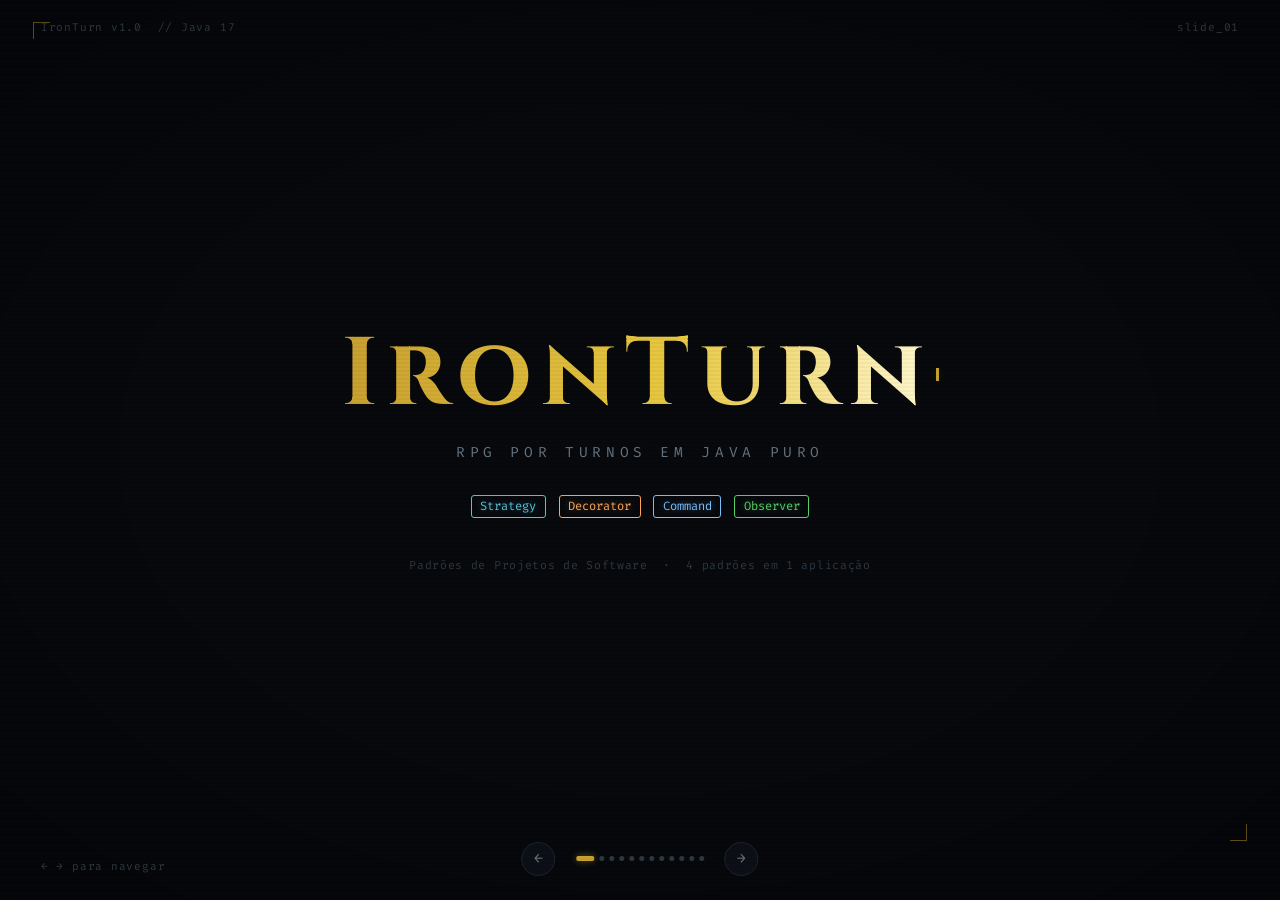
<file: docs/index.html>
<!DOCTYPE html>
<html lang="pt-BR">
<head>
    <meta charset="UTF-8">
    <meta name="viewport" content="width=device-width, initial-scale=1.0">
    <title>IronTurn — Padrões de Projeto</title>
    <link href="https://fonts.googleapis.com/css2?family=Cinzel:wght@400;600;700&family=Fira+Code:wght@300;400;500&family=Inter:wght@300;400;500;600&display=swap" rel="stylesheet">
    <link rel="stylesheet" href="styles.css">
</head>
<body>

<div class="deco deco-tl">IronTurn v1.0 &nbsp;// Java 17</div>
<div class="deco deco-tr" id="slide-id">slide_01</div>
<div class="deco deco-bl">← → para navegar</div>

<div class="slideshow">

    <!-- ══════════════════════════════════
         SLIDE 1 — TITLE
    ═══════════════════════════════════ -->
    <div class="slide active" id="s1">
        <div class="title-row"><h1 class="game-title">IronTurn</h1><span class="title-cursor"></span></div>
        <div class="game-sub-wrap"><span class="rule"></span><p class="game-sub">RPG por Turnos em Java Puro</p><span class="rule"></span></div>
        <div class="tag-row">
            <span class="ptag pt-s">Strategy</span>
            <span class="ptag pt-d">Decorator</span>
            <span class="ptag pt-c">Command</span>
            <span class="ptag pt-o">Observer</span>
        </div>
        <p class="hint">Padrões de Projetos de Software &nbsp;·&nbsp; 4 padrões em 1 aplicação</p>
    </div>

    <!-- ══════════════════════════════════
         SLIDE 2 — OVERVIEW
    ═══════════════════════════════════ -->
    <div class="slide" id="s2">
        <div class="slide-header">
            <h2 class="slide-h2">O Projeto</h2>
        </div>
        <div class="split" style="grid-template-columns: 1fr 1.1fr;">
            <div class="split-left" style="gap:1rem">
                <p style="color:var(--muted);font-size:0.92rem;line-height:1.8">
                    RPG de console com <span style="color:var(--text)">2 classes de herói</span> e <span style="color:var(--text)">3 inimigos</span> — Java puro, sem frameworks.
                </p>
                <p style="color:var(--muted);font-size:0.88rem;line-height:1.75">
                    O desafio de design: cada aspecto do jogo precisava ser <span style="color:var(--gold)">extensível</span> e <span style="color:var(--gold)">desacoplado</span> sem criar uma hierarquia de herança impossível de manter.
                </p>
                <ul class="flist">
                    <li>Guerreiro e Mago com comportamentos de ataque distintos</li>
                    <li>Equipamentos que modificam atributos sem proliferar subclasses</li>
                    <li>Ações de turno reversíveis — habilidade exclusiva do Mago</li>
                    <li>Log e barras de HP atualizados automaticamente a cada evento</li>
                </ul>
            </div>
            <div class="pat-grid" style="align-content:center">
                <div class="pat-card" style="--card-accent:var(--teal)">
                    <div class="pat-card-top">
                        <span style="font-size:1.1rem">⚔</span>
                        <span class="pat-card-name" style="color:var(--teal)">Strategy</span>
                    </div>
                    <p class="pat-card-desc">Comportamento de ataque por classe — injetado no herói na criação</p>
                </div>
                <div class="pat-card" style="--card-accent:var(--orange)">
                    <div class="pat-card-top">
                        <span style="font-size:1.1rem">🛡</span>
                        <span class="pat-card-name" style="color:var(--orange)">Decorator</span>
                    </div>
                    <p class="pat-card-desc">Equipamentos somam bônus por composição, sem herança</p>
                </div>
                <div class="pat-card" style="--card-accent:var(--blue)">
                    <div class="pat-card-top">
                        <span style="font-size:1.1rem">↩</span>
                        <span class="pat-card-name" style="color:var(--blue)">Command</span>
                    </div>
                    <p class="pat-card-desc">Ações do turno como objetos — com <code style="font-size:0.78rem">execute()</code> e <code style="font-size:0.78rem">undo()</code></p>
                </div>
                <div class="pat-card" style="--card-accent:var(--green)">
                    <div class="pat-card-top">
                        <span style="font-size:1.1rem">📡</span>
                        <span class="pat-card-name" style="color:var(--green)">Observer</span>
                    </div>
                    <p class="pat-card-desc">Log e status notificados automaticamente por cada evento de batalha</p>
                </div>
            </div>
        </div>
    </div>

    <!-- ══════════════════════════════════
         SLIDE 3 — STRATEGY: CONCEITO
    ═══════════════════════════════════ -->
    <div class="slide" id="s3">
        <div class="slide-header">
            <span class="ptag pt-s">Strategy</span>
            <h2 class="slide-h2">Comportamento de Ataque</h2>
            <span class="part-tag">1 · 2</span>
        </div>
        <div class="split">
            <div class="split-left">
                <div class="prob-box">
                    <div class="box-lbl d">Sem o padrão</div>
                    <p class="box-txt">Um <code>if/else</code> gigante no loop de batalha: <em>"se guerreiro, aplica crítico; se mago, ignora defesa…"</em> — frágil e impossível de estender.</p>
                </div>
                <div class="sol-box">
                    <div class="box-lbl s">Com Strategy</div>
                    <p class="box-txt">O <code>Hero</code> recebe uma <code>AttackStrategy</code> na criação. Trocar o comportamento é trocar o objeto — o <code>BattleEngine</code> nunca sabe qual estratégia está ativa.</p>
                </div>
                <ul class="flist" style="margin-top:1rem">
                    <li>A interface recebe <code>Character</code> completos — a strategy acessa qualquer atributo</li>
                    <li><code style="color:var(--teal)">WarriorAttack</code> — 2 chances independentes: crítico (7%) e penetração (10%)</li>
                    <li><code style="color:var(--teal)">MageAttack</code> — uma linha: ignora o parâmetro <code>target</code> completamente</li>
                </ul>
            </div>
            <div class="code-block">
                <div class="code-title">Hierarquia Strategy no IronTurn</div>
                <pre><span class="cmt">// Interface — contrato único entre Hero e qualquer ataque</span>
<span class="kw">public interface</span> <span class="cls">AttackStrategy</span> {
    <span class="tp">int</span> <span class="fn">execute</span>(<span class="cls">Character</span> attacker, <span class="cls">Character</span> target);
}

<span class="cmt">AttackStrategy (interface)</span>
<span class="cmt">│  + execute(attacker, target) : int</span>
<span class="cmt">│</span>
<span class="cmt">├── WarriorAttack</span>
<span class="cmt">│     CRIT_CHANCE   = 7%   — dano × 2.0</span>
<span class="cmt">│     PIERCE_CHANCE = 10%  — ignora DEF</span>
<span class="cmt">│</span>
<span class="cmt">└── MageAttack</span>
<span class="cmt">      dano = atk — sempre ignora DEF</span>


<span class="cmt">// Hero delega sem saber qual strategy está ativa:</span>
<span class="kw">@Override</span>
<span class="kw">public</span> <span class="tp">int</span> <span class="fn">attack</span>(<span class="cls">Character</span> target) {
    <span class="kw">return</span> strategy.<span class="fn">execute</span>(<span class="kw">this</span>, target); <span class="cmt">// polimorfismo puro</span>
}</pre>
            </div>
        </div>
    </div>

    <!-- ══════════════════════════════════
         SLIDE 4 — STRATEGY: IMPLEMENTAÇÃO
    ═══════════════════════════════════ -->
    <div class="slide" id="s4">
        <div class="slide-header">
            <span class="ptag pt-s">Strategy</span>
            <h2 class="slide-h2">Comportamento de Ataque</h2>
            <span class="part-tag">2 · 2</span>
        </div>
        <div class="split">
            <div class="split-left">
                <ul class="flist">
                    <li><code>PIERCE_CHANCE</code> e <code>CRIT_CHANCE</code> são constantes nomeadas — sem números mágicos no código</li>
                    <li>A verificação de penetração ocorre <em>antes</em> do crítico — as duas chances são independentes e cumulativas</li>
                    <li><code>MageAttack</code> ignora o parâmetro <code>target</code>; o <code>BattleEngine</code> não sabe disso — nem precisa</li>
                    <li>Adicionar uma nova classe (Arqueiro, Druida…) é só criar uma nova <code>AttackStrategy</code> — zero alteração no engine</li>
                </ul>
                <div class="sol-box" style="margin-top:1rem">
                    <div class="box-lbl s">Injeção em BattleEngine.createHero()</div>
                    <p class="box-txt">
                        <code>new Hero(name, 120, 120, 20, 15, <span style="color:var(--teal)">new WarriorAttack()</span>, ...)</code><br>
                        <code>new Hero(name,  80,  80, 30,  5, <span style="color:var(--teal)">new MageAttack()</span>,   ...)</code>
                    </p>
                </div>
            </div>
            <div class="code-block">
                <div class="code-title">WarriorAttack.java · MageAttack.java</div>
                <pre><span class="kw">public class</span> <span class="cls">WarriorAttack</span> <span class="kw">implements</span> <span class="cls">AttackStrategy</span> {
    <span class="kw">private static final double</span> CRIT_CHANCE    = <span class="num">0.07</span>; <span class="cmt">// 7%</span>
    <span class="kw">private static final double</span> PIERCE_CHANCE  = <span class="num">0.10</span>; <span class="cmt">// 10%</span>
    <span class="kw">private static final double</span> CRIT_MULTIPLIER = <span class="num">2.0</span>;

    <span class="kw">@Override</span>
    <span class="kw">public</span> <span class="tp">int</span> <span class="fn">execute</span>(<span class="cls">Character</span> attacker, <span class="cls">Character</span> target) {
        <span class="tp">int</span> base = (random.<span class="fn">nextDouble</span>() &lt; PIERCE_CHANCE)
                ? attacker.<span class="fn">getAtk</span>()                     <span class="cmt">// ignora DEF</span>
                : Math.<span class="fn">max</span>(<span class="num">0</span>, attacker.<span class="fn">getAtk</span>() - target.<span class="fn">getDef</span>());

        <span class="kw">if</span> (random.<span class="fn">nextDouble</span>() &lt; CRIT_CHANCE) {
            System.out.<span class="fn">println</span>(<span class="str">"  ⚔  GOLPE CRÍTICO!"</span>);
            <span class="kw">return</span> (<span class="tp">int</span>)(base * CRIT_MULTIPLIER);
        }
        <span class="kw">return</span> base;
    }
}

<span class="kw">public class</span> <span class="cls">MageAttack</span> <span class="kw">implements</span> <span class="cls">AttackStrategy</span> {
    <span class="kw">public</span> <span class="tp">int</span> <span class="fn">execute</span>(<span class="cls">Character</span> attacker, <span class="cls">Character</span> target) {
        <span class="kw">return</span> attacker.<span class="fn">getAtk</span>(); <span class="cmt">// target ignorado — ignora defesa</span>
    }
}</pre>
            </div>
        </div>
    </div>

    <!-- ══════════════════════════════════
         SLIDE 5 — DECORATOR: CONCEITO
    ═══════════════════════════════════ -->
    <div class="slide" id="s5">
        <div class="slide-header">
            <span class="ptag pt-d">Decorator</span>
            <h2 class="slide-h2">Equipamentos como Wrappers</h2>
            <span class="part-tag">1 · 2</span>
        </div>
        <div class="split">
            <div class="split-left">
                <div class="prob-box">
                    <div class="box-lbl d">Sem o padrão</div>
                    <p class="box-txt">Uma subclasse por combinação: <code>GuerreiroComEspada</code>, <code>GuerreiroComEspadaEEscudo</code>… Explosão combinatória de classes impossível de manter.</p>
                </div>
                <div class="sol-box">
                    <div class="box-lbl s">Com Decorator</div>
                    <p class="box-txt">Cada equipamento <em>envolve</em> o personagem e delega tudo, sobrescrevendo apenas o atributo que modifica. Qualquer combinação funciona sem nova classe.</p>
                </div>
                <ul class="flist" style="margin-top:1rem">
                    <li>Guerreiro: 2 wrappers empilhados — <code style="color:var(--orange)">Shield(Sword(hero))</code></li>
                    <li>Mago: 1 wrapper — <code style="color:var(--orange)">Amulet(hero)</code> — +5 ATK e +30 HP máximo</li>
                    <li>O engine só enxerga <code>Character</code> — não sabe quantos wrappers existem</li>
                </ul>
            </div>
            <div class="diagram-block">
                <div class="diagram-title">Cadeia de delegação — equipped.getAtk()</div>
                <svg viewBox="0 0 420 295" xmlns="http://www.w3.org/2000/svg" preserveAspectRatio="xMidYMid meet" width="100%" height="100%">
  <rect x="50" y="15" width="320" height="60" rx="4" fill="rgba(255,166,87,0.08)" stroke="#ffa657" stroke-width="1.5"/>
  <text x="68" y="36" font-family="Fira Code,monospace" font-size="12" fill="#ffa657">ShieldDecorator</text>
  <text x="68" y="57" font-family="Fira Code,monospace" font-size="10" fill="#66737f">getDef() → wrapped.getDef() <tspan fill="#ffa657">+ 8</tspan></text>
  <line x1="210" y1="75" x2="210" y2="99" stroke="#2e3840" stroke-width="1.5" stroke-dasharray="3 2"/>
  <polygon points="210,102 204,91 216,91" fill="#2e3840"/>
  <text x="218" y="93" font-family="Fira Code,monospace" font-size="8" fill="#3a4048">wrapped</text>
  <rect x="50" y="105" width="320" height="60" rx="4" fill="rgba(255,166,87,0.05)" stroke="#ffa657" stroke-width="1" stroke-opacity="0.65"/>
  <text x="68" y="126" font-family="Fira Code,monospace" font-size="12" fill="#ffa657" opacity="0.78">SwordDecorator</text>
  <text x="68" y="147" font-family="Fira Code,monospace" font-size="10" fill="#66737f">getAtk() → wrapped.getAtk() <tspan fill="#ffa657">+ 10</tspan></text>
  <line x1="210" y1="165" x2="210" y2="189" stroke="#2e3840" stroke-width="1.5" stroke-dasharray="3 2"/>
  <polygon points="210,192 204,181 216,181" fill="#2e3840"/>
  <text x="218" y="183" font-family="Fira Code,monospace" font-size="8" fill="#3a4048">wrapped</text>
  <rect x="50" y="195" width="320" height="60" rx="4" fill="rgba(121,192,255,0.06)" stroke="#79c0ff" stroke-width="1.5"/>
  <text x="210" y="218" font-family="Cinzel,serif" font-size="13" fill="#79c0ff" text-anchor="middle">Hero</text>
  <text x="210" y="240" font-family="Fira Code,monospace" font-size="10" fill="#66737f" text-anchor="middle">atk = <tspan fill="#79c0ff">20</tspan>    def = <tspan fill="#79c0ff">15</tspan>    hp = <tspan fill="#79c0ff">120</tspan></text>
  <rect x="50" y="270" width="320" height="17" rx="3" fill="rgba(86,211,100,0.07)" stroke="#56d364" stroke-width="0.8"/>
  <text x="210" y="282" font-family="Fira Code,monospace" font-size="9.5" fill="#56d364" text-anchor="middle">getAtk() → 30  ·  getDef() → 23</text>
</svg>
            </div>
        </div>
    </div>

    <!-- ══════════════════════════════════
         SLIDE 6 — DECORATOR: IMPLEMENTAÇÃO
    ═══════════════════════════════════ -->
    <div class="slide" id="s6">
        <div class="slide-header">
            <span class="ptag pt-d">Decorator</span>
            <h2 class="slide-h2">Equipamentos como Wrappers</h2>
            <span class="part-tag">2 · 2</span>
        </div>
        <div class="split">
            <div class="split-left">
                <ul class="flist">
                    <li><code>CharacterDecorator</code> estende <code>Character</code> — mantém o contrato de tipo; o engine nunca precisa fazer cast</li>
                    <li>O construtor copia os valores do <code>wrapped</code>, mas todos os getters delegam para ele</li>
                    <li><code>SwordDecorator</code> sobrescreve <strong>apenas</strong> <code>getAtk()</code> — todo o resto passa para o wrapped sem alteração</li>
                    <li><code>showEquipment()</code> no engine itera a cadeia com <code>instanceof</code> para exibir a lista de itens equipados</li>
                </ul>
                <div class="sol-box" style="margin-top:1rem">
                    <div class="box-lbl s">Composição em BattleEngine.createHero()</div>
                    <p class="box-txt">
                        <code>equipped = <span style="color:var(--orange)">new ShieldDecorator(new SwordDecorator(h))</span>;</code><br>
                        <code>equipped = <span style="color:var(--orange)">new AmuletDecorator(h)</span>;</code>
                    </p>
                </div>
            </div>
            <div class="code-block">
                <div class="code-title">CharacterDecorator.java · SwordDecorator.java</div>
                <pre><span class="kw">public abstract class</span> <span class="cls">CharacterDecorator</span> <span class="kw">extends</span> <span class="cls">Character</span> {
    <span class="kw">protected final</span> <span class="cls">Character</span> wrapped;

    <span class="kw">public</span> <span class="cls">CharacterDecorator</span>(<span class="cls">Character</span> wrapped) {
        <span class="kw">super</span>(wrapped.<span class="fn">getName</span>(), wrapped.<span class="fn">getHp</span>(),
              wrapped.<span class="fn">getMaxHp</span>(), wrapped.<span class="fn">getAtk</span>(), wrapped.<span class="fn">getDef</span>());
        <span class="kw">this</span>.wrapped = wrapped;
    }
    <span class="cmt">// Todos os getters delegam ao wrapped — HP real fica no Hero</span>
    <span class="kw">@Override public</span> <span class="tp">int</span>  <span class="fn">getAtk</span>()          { <span class="kw">return</span> wrapped.<span class="fn">getAtk</span>(); }
    <span class="kw">@Override public void</span> <span class="fn">takeDamage</span>(<span class="tp">int</span> h) { wrapped.<span class="fn">takeDamage</span>(h); }
    <span class="cmt">// ... demais getters também delegam</span>
}

<span class="cmt">// SwordDecorator — sobrescreve APENAS getAtk()</span>
<span class="kw">public class</span> <span class="cls">SwordDecorator</span> <span class="kw">extends</span> <span class="cls">CharacterDecorator</span> {
    <span class="kw">public</span> <span class="cls">SwordDecorator</span>(<span class="cls">Character</span> wrapped) { <span class="kw">super</span>(wrapped); }

    <span class="kw">@Override</span>
    <span class="kw">public</span> <span class="tp">int</span> <span class="fn">getAtk</span>() { <span class="kw">return</span> wrapped.<span class="fn">getAtk</span>() + <span class="num">10</span>; }
    <span class="cmt">// Shield e Amulet: mesma estrutura; cada um sobrescreve 1 getter</span>
}</pre>
            </div>
        </div>
    </div>

    <!-- ══════════════════════════════════
         SLIDE 7 — COMMAND: CONCEITO
    ═══════════════════════════════════ -->
    <div class="slide" id="s7">
        <div class="slide-header">
            <span class="ptag pt-c">Command</span>
            <h2 class="slide-h2">Ações de Turno com Undo</h2>
            <span class="part-tag">1 · 2</span>
        </div>
        <div class="split">
            <div class="split-left">
                <div class="prob-box">
                    <div class="box-lbl d">Sem o padrão</div>
                    <p class="box-txt">Para reverter um ataque o engine precisaria guardar estado manual de cada operação — frágil e impossível de generalizar para novos tipos de ação.</p>
                </div>
                <div class="sol-box">
                    <div class="box-lbl s">Com Command</div>
                    <p class="box-txt">Cada ação é um objeto com <code>execute()</code> e <code>undo()</code>. O <code>CommandHistory</code> mantém uma pilha LIFO — reverter é só desempilhar e chamar <code>undo()</code>.</p>
                </div>
                <ul class="flist" style="margin-top:0.8rem">
                    <li>O menu dinâmico usa <code style="color:var(--blue)">MenuEntry(label, action, takesTurn)</code> — ações são lambdas encapsuladas</li>
                    <li><code style="color:var(--blue)">AttackCommand</code> e <code style="color:var(--blue)">GuardCommand</code> — dois Commands distintos no mesmo engine</li>
                    <li>Mago tem <span style="color:var(--blue)">1 uso de undo por inimigo</span> como habilidade especial</li>
                </ul>
            </div>
            <div class="code-block">
                <div class="code-title">TurnCommand.java · CommandHistory.java · BattleEngine.java (trecho)</div>
                <pre><span class="kw">public interface</span> <span class="cls">TurnCommand</span> {
    <span class="tp">void</span> <span class="fn">execute</span>();
    <span class="tp">void</span> <span class="fn">undo</span>();
}

<span class="cmt">// Implementações no IronTurn:</span>
<span class="cls">TurnCommand</span>
├── <span class="cls">AttackCommand</span>  <span class="cmt">// ataque + notifica observers + undo()</span>
└── <span class="cls">GuardCommand</span>   <span class="cmt">// DEF ×2 por 1 turno + revert()</span>

<span class="cmt">// Menu dinâmico — Command como lambda em MenuEntry:</span>
<span class="kw">private record</span> <span class="cls">MenuEntry</span>(<span class="cls">String</span> label, <span class="cls">Runnable</span> action, <span class="tp">boolean</span> takesTurn) {}

<span class="cmt">// buildMenu() monta opções de acordo com a classe do herói:</span>
menu.<span class="fn">add</span>(<span class="kw">new</span> <span class="cls">MenuEntry</span>(<span class="str">"Atacar"</span>,   () -&gt; <span class="kw">new</span> <span class="cls">AttackCommand</span>(...), <span class="kw">true</span>));
menu.<span class="fn">add</span>(<span class="kw">new</span> <span class="cls">MenuEntry</span>(<span class="str">"Defender"</span>, () -&gt; <span class="kw">new</span> <span class="cls">GuardCommand</span>(...),  <span class="kw">true</span>));  <span class="cmt">// Guerreiro</span>
menu.<span class="fn">add</span>(<span class="kw">new</span> <span class="cls">MenuEntry</span>(<span class="str">"Reverter"</span>, () -&gt; history.<span class="fn">undo</span>(),         <span class="kw">false</span>)); <span class="cmt">// Mago</span></pre>
            </div>
        </div>
    </div>

    <!-- ══════════════════════════════════
         SLIDE 8 — COMMAND: IMPLEMENTAÇÃO
    ═══════════════════════════════════ -->
    <div class="slide" id="s8">
        <div class="slide-header">
            <span class="ptag pt-c">Command</span>
            <h2 class="slide-h2">Ações de Turno com Undo</h2>
            <span class="part-tag">2 · 2</span>
        </div>
        <div class="split">
            <div class="split-left">
                <ul class="flist">
                    <li><code>damageDealt</code> salvo como campo — o <code>undo()</code> reverte o dano <em>exato</em> causado, não um valor estimado</li>
                    <li><code>AttackCommand.execute()</code> é também o ponto de integração com o Observer — notifica após aplicar o dano</li>
                    <li><code>GuardCommand</code> usa <code>revert()</code> em vez de <code>undo()</code> — ciclo de vida gerenciado pelo engine via <code>activeGuard</code></li>
                    <li>"Reverter Turno" chama <code>history.undo()</code> duas vezes — desfaz o ataque do inimigo <em>e</em> do herói</li>
                </ul>
                <div class="prob-box" style="margin-top:1rem">
                    <div class="box-lbl d">Decisão de design</div>
                    <p class="box-txt"><code>GuardCommand</code> não entra na pilha de <code>CommandHistory</code> — tem ciclo de vida próprio, revertido automaticamente no fim do turno.</p>
                </div>
            </div>
            <div class="code-block">
                <div class="code-title">AttackCommand.java</div>
                <pre><span class="kw">public class</span> <span class="cls">AttackCommand</span> <span class="kw">implements</span> <span class="cls">TurnCommand</span> {
    <span class="kw">private final</span> <span class="cls">Character</span> attacker, target;
    <span class="kw">private final</span> List&lt;<span class="cls">BattleObserver</span>&gt; observers;
    <span class="kw">private int</span> damageDealt; <span class="cmt">// salvo para undo exato</span>

    <span class="kw">@Override public void</span> <span class="fn">execute</span>() {
        damageDealt = attacker.<span class="fn">attack</span>(target);    <span class="cmt">// → Strategy.execute()</span>
        target.<span class="fn">takeDamage</span>(damageDealt);            <span class="cmt">// → Decorator delega ao Hero</span>

        <span class="cls">BattleEvent</span> event = <span class="kw">new</span> <span class="cls">BattleEvent</span>(attacker, target, damageDealt);
        <span class="kw">for</span> (<span class="cls">BattleObserver</span> o : observers)
            o.<span class="fn">onEvent</span>(event);                       <span class="cmt">// → Observers notificados</span>
    }

    <span class="kw">@Override public void</span> <span class="fn">undo</span>() {
        target.<span class="fn">heal</span>(damageDealt); <span class="cmt">// reverte o dano exato</span>
        System.out.<span class="fn">println</span>(<span class="str">"✦ "</span> + attacker.<span class="fn">getName</span>()
            + <span class="str">" reverte o tempo - o dano foi desfeito."</span>);
    }
}</pre>
            </div>
        </div>
    </div>

    <!-- ══════════════════════════════════
         SLIDE 9 — OBSERVER: CONCEITO
    ═══════════════════════════════════ -->
    <div class="slide" id="s9">
        <div class="slide-header">
            <span class="ptag pt-o">Observer</span>
            <h2 class="slide-h2">Eventos de Batalha</h2>
            <span class="part-tag">1 · 2</span>
        </div>
        <div class="split">
            <div class="split-left">
                <div class="prob-box">
                    <div class="box-lbl d">Sem o padrão</div>
                    <p class="box-txt">O <code>BattleEngine</code> chamaria explicitamente o logger e o display em cada ação — acoplamento direto. Adicionar um listener novo exigiria modificar o engine.</p>
                </div>
                <div class="sol-box">
                    <div class="box-lbl s">Com Observer</div>
                    <p class="box-txt">O <code>AttackCommand</code> recebe a lista de observers e dispara um <code>BattleEvent</code> após cada ação. Adicionar um listener é só implementar a interface e registrar em <code>setup()</code>.</p>
                </div>
                <ul class="flist" style="margin-top:1rem">
                    <li><code style="color:var(--green)">BattleLogger</code> — registra histórico completo da partida</li>
                    <li><code style="color:var(--green)">StatusDisplay</code> — exibe barras de HP coloridas após cada evento</li>
                    <li><code style="color:var(--green)">BattleEvent.Type</code> — enum <code>ATTACK</code> / <code>GUARD</code>; observers reagem diferente por tipo</li>
                </ul>
            </div>
            <div class="diagram-block">
                <div class="diagram-title">Fluxo de notificação — quem fala com quem</div>
                <svg viewBox="0 0 420 255" xmlns="http://www.w3.org/2000/svg" preserveAspectRatio="xMidYMid meet" width="100%" height="100%">
  <rect x="95" y="12" width="230" height="52" rx="4" fill="rgba(121,192,255,0.07)" stroke="#79c0ff" stroke-width="1.5"/>
  <text x="210" y="33" font-family="Fira Code,monospace" font-size="11" fill="#79c0ff" text-anchor="middle">AttackCommand</text>
  <text x="210" y="51" font-family="Fira Code,monospace" font-size="9.5" fill="#66737f" text-anchor="middle">.execute()</text>
  <line x1="210" y1="64" x2="210" y2="88" stroke="#2e3840" stroke-width="1.5"/>
  <polygon points="210,91 204,80 216,80" fill="#2e3840"/>
  <rect x="150" y="92" width="120" height="22" rx="3" fill="rgba(240,192,80,0.08)" stroke="#f0c050" stroke-width="0.8"/>
  <text x="210" y="107" font-family="Fira Code,monospace" font-size="9.5" fill="#f0c050" text-anchor="middle">BattleEvent</text>
  <line x1="183" y1="114" x2="110" y2="153" stroke="#2e3840" stroke-width="1.5" stroke-dasharray="4 2"/>
  <line x1="237" y1="114" x2="310" y2="153" stroke="#2e3840" stroke-width="1.5" stroke-dasharray="4 2"/>
  <text x="120" y="138" font-family="Fira Code,monospace" font-size="8" fill="#3a4048">onEvent()</text>
  <text x="255" y="138" font-family="Fira Code,monospace" font-size="8" fill="#3a4048">onEvent()</text>
  <rect x="22" y="155" width="172" height="68" rx="4" fill="rgba(86,211,100,0.06)" stroke="#56d364" stroke-width="1.5"/>
  <text x="108" y="179" font-family="Fira Code,monospace" font-size="11" fill="#56d364" text-anchor="middle">BattleLogger</text>
  <text x="108" y="197" font-family="Fira Code,monospace" font-size="9" fill="#66737f" text-anchor="middle">registra histórico</text>
  <text x="108" y="213" font-family="Fira Code,monospace" font-size="9" fill="#66737f" text-anchor="middle">completo</text>
  <rect x="226" y="155" width="172" height="68" rx="4" fill="rgba(86,211,100,0.06)" stroke="#56d364" stroke-width="1.5"/>
  <text x="312" y="179" font-family="Fira Code,monospace" font-size="11" fill="#56d364" text-anchor="middle">StatusDisplay</text>
  <text x="312" y="197" font-family="Fira Code,monospace" font-size="9" fill="#66737f" text-anchor="middle">exibe barras</text>
  <text x="312" y="213" font-family="Fira Code,monospace" font-size="9" fill="#66737f" text-anchor="middle">de HP</text>
</svg>
            </div>
        </div>
    </div>

    <!-- ══════════════════════════════════
         SLIDE 10 — OBSERVER: IMPLEMENTAÇÃO
    ═══════════════════════════════════ -->
    <div class="slide" id="s10">
        <div class="slide-header">
            <span class="ptag pt-o">Observer</span>
            <h2 class="slide-h2">Eventos de Batalha</h2>
            <span class="part-tag">2 · 2</span>
        </div>
        <div class="split">
            <div class="split-left">
                <ul class="flist">
                    <li><code>BattleEvent</code> é imutável — todos os campos são <code>final</code>, sem setters; observers não podem corromper o evento</li>
                    <li>O enum <code>Type</code> foi adicionado para distinguir <code>ATTACK</code> de <code>GUARD</code> sem criar subclasses de evento</li>
                    <li>Construtor de conveniência usa <code>Type.ATTACK</code> como padrão — código existente não precisou mudar ao adicionar <code>GUARD</code></li>
                    <li>Cada observer decide o que ler do evento — <code>BattleLogger</code> usa <code>getType()</code> para exibir mensagem distinta em guarda</li>
                </ul>
                <div class="sol-box" style="margin-top:1rem">
                    <div class="box-lbl s">Open/Closed na prática</div>
                    <p class="box-txt">Adicionar o <code>GuardCommand</code> exigiu apenas inserir <code>Type.GUARD</code> no enum. Os observers existentes já recebem o tipo — basta um <code>switch</code> no <code>onEvent()</code>.</p>
                </div>
            </div>
            <div class="code-block">
                <div class="code-title">BattleObserver.java · BattleEvent.java</div>
                <pre><span class="kw">public interface</span> <span class="cls">BattleObserver</span> {
    <span class="tp">void</span> <span class="fn">onEvent</span>(<span class="cls">BattleEvent</span> event);
}

<span class="kw">public class</span> <span class="cls">BattleEvent</span> {
    <span class="kw">public enum</span> <span class="cls">Type</span> { ATTACK, GUARD }

    <span class="kw">private final</span> <span class="cls">Character</span> attacker, target;
    <span class="kw">private final int</span>       hitTaken;
    <span class="kw">private final</span> <span class="cls">Type</span>      type;

    <span class="cmt">// Construtor de conveniência — Type.ATTACK por padrão</span>
    <span class="kw">public</span> <span class="cls">BattleEvent</span>(<span class="cls">Character</span> a, <span class="cls">Character</span> t, <span class="tp">int</span> hit) {
        <span class="kw">this</span>(a, t, hit, <span class="cls">Type</span>.ATTACK);
    }
    <span class="kw">public</span> <span class="cls">BattleEvent</span>(<span class="cls">Character</span> a, <span class="cls">Character</span> t, <span class="tp">int</span> hit, <span class="cls">Type</span> type) {
        <span class="cmt">// Todos os campos são final — imutável por design</span>
        <span class="kw">this</span>.attacker = a;   <span class="kw">this</span>.target  = t;
        <span class="kw">this</span>.hitTaken = hit; <span class="kw">this</span>.type    = type;
    }
    <span class="kw">public</span> <span class="cls">Type</span> <span class="fn">getType</span>()     { <span class="kw">return</span> type;     }
    <span class="kw">public int</span>  <span class="fn">getHitTaken</span>() { <span class="kw">return</span> hitTaken; }
}</pre>
            </div>
        </div>
    </div>

    <!-- ══════════════════════════════════
         SLIDE 11 — ARCHITECTURE
    ═══════════════════════════════════ -->
    <div class="slide" id="s11">
        <div class="slide-header">
            <h2 class="slide-h2">Como Tudo se Conecta</h2>
        </div>
        <div style="display:flex;justify-content:center;align-items:center;flex:1">
            <div class="arch-box"><span style="color:var(--gold)">BattleEngine.setup()</span>
│
├─ createHero()
│    ├─ new Hero(..., <span style="color:var(--teal)">new WarriorAttack()</span>)              ◀ <span style="color:var(--teal)">Strategy</span> injetada
│    └─ equipped = <span style="color:var(--orange)">ShieldDecorator(SwordDecorator(h))</span>  ◀ <span style="color:var(--orange)">Decorator</span> empilhado
│
└─ observers: [<span style="color:var(--green)">BattleLogger</span>, <span style="color:var(--green)">StatusDisplay</span>]            ◀ <span style="color:var(--green)">Observers</span> registrados

<span style="color:var(--gold)">BattleEngine.loop()</span>  — a cada turno:
│
├─ buildMenu() → List&lt;MenuEntry&gt;   <span style="color:var(--dim)">(menu dinâmico — opções variam por classe)</span>
│
├─ new <span style="color:var(--blue)">AttackCommand</span>(equipped, enemy, observers)   ◀ <span style="color:var(--blue)">Command</span> (ataque)
│    ├─ execute()
│    │    ├─ attacker.attack()    → <span style="color:var(--teal)">Strategy.execute()</span> chamada aqui
│    │    ├─ target.takeDamage()  → <span style="color:var(--orange)">Decorator</span> delega ao Hero
│    │    └─ BattleEvent(ATTACK)  → <span style="color:var(--green)">Observers</span> notificados
│    └─ undo() → target.heal(damageDealt)        <span style="color:var(--dim)">[Mago]</span>
│
└─ new <span style="color:var(--blue)">GuardCommand</span>(equipped, enemy, observers)   ◀ <span style="color:var(--blue)">Command</span> (guarda)
     ├─ execute() → DEF ×2  +  BattleEvent(GUARD)  → <span style="color:var(--green)">Observers</span>
     └─ revert()  → DEF restaurada                  <span style="color:var(--dim)">[Guerreiro, fim do turno]</span></div>
        </div>
    </div>

    <!-- ══════════════════════════════════
         SLIDE 12 — DEMO
    ═══════════════════════════════════ -->
    <div class="slide" id="s12" style="align-items:center;justify-content:center;gap:0;padding-bottom:5rem">
        <div class="slide-header" style="width:100%;justify-content:center">
            <h2 class="slide-h2">Demonstração</h2>
        </div>
        <div style="display:flex;flex-direction:column;align-items:center;gap:0.6rem;margin-top:0.5rem">
            <p style="color:var(--muted);font-size:0.88rem;margin-bottom:0.3rem">Compilar e executar a partir da raiz do projeto:</p>
            <div class="demo-cmd">$ find src -name "*.java" &gt; sources.txt</div>
            <div class="demo-cmd">$ javac -d out @sources.txt</div>
            <div class="demo-cmd">$ java -cp out ironturn.Main</div>
        </div>
        <div class="demo-grid">
            <div class="demo-card">
                <p class="demo-card-lbl" style="color:var(--teal)">Strategy</p>
                <p class="demo-card-txt">Guerreiro e Mago produzem dano de formas distintas — observe crítico, penetração vs. dano fixo</p>
            </div>
            <div class="demo-card">
                <p class="demo-card-lbl" style="color:var(--orange)">Decorator</p>
                <p class="demo-card-txt">Use [4] Ver Status — note ATK e DEF aumentados e a lista de equipamentos ativos</p>
            </div>
            <div class="demo-card">
                <p class="demo-card-lbl" style="color:var(--blue)">Command</p>
                <p class="demo-card-txt">Guerreiro: use [2] Defender. Mago: use [2] ou [3] para reverter turno ou batalha</p>
            </div>
            <div class="demo-card">
                <p class="demo-card-lbl" style="color:var(--green)">Observer</p>
                <p class="demo-card-txt">Toda ação — ataque e guarda — atualiza barras e log automaticamente via BattleEvent</p>
            </div>
        </div>
        <p style="color:var(--dim);font-family:'Fira Code',monospace;font-size:0.72rem;margin-top:1.5rem">
            Requisito: Java 17+ &nbsp;·&nbsp; sem dependências externas
        </p>
    </div>

</div><!-- /slideshow -->

<div class="nav">
    <button class="nav-btn" onclick="go(-1)">←</button>
    <div class="nav-dots" id="dots"></div>
    <button class="nav-btn" onclick="go(1)">→</button>
</div>

<script src="slides.js"></script>
</body>
</html>
</file>
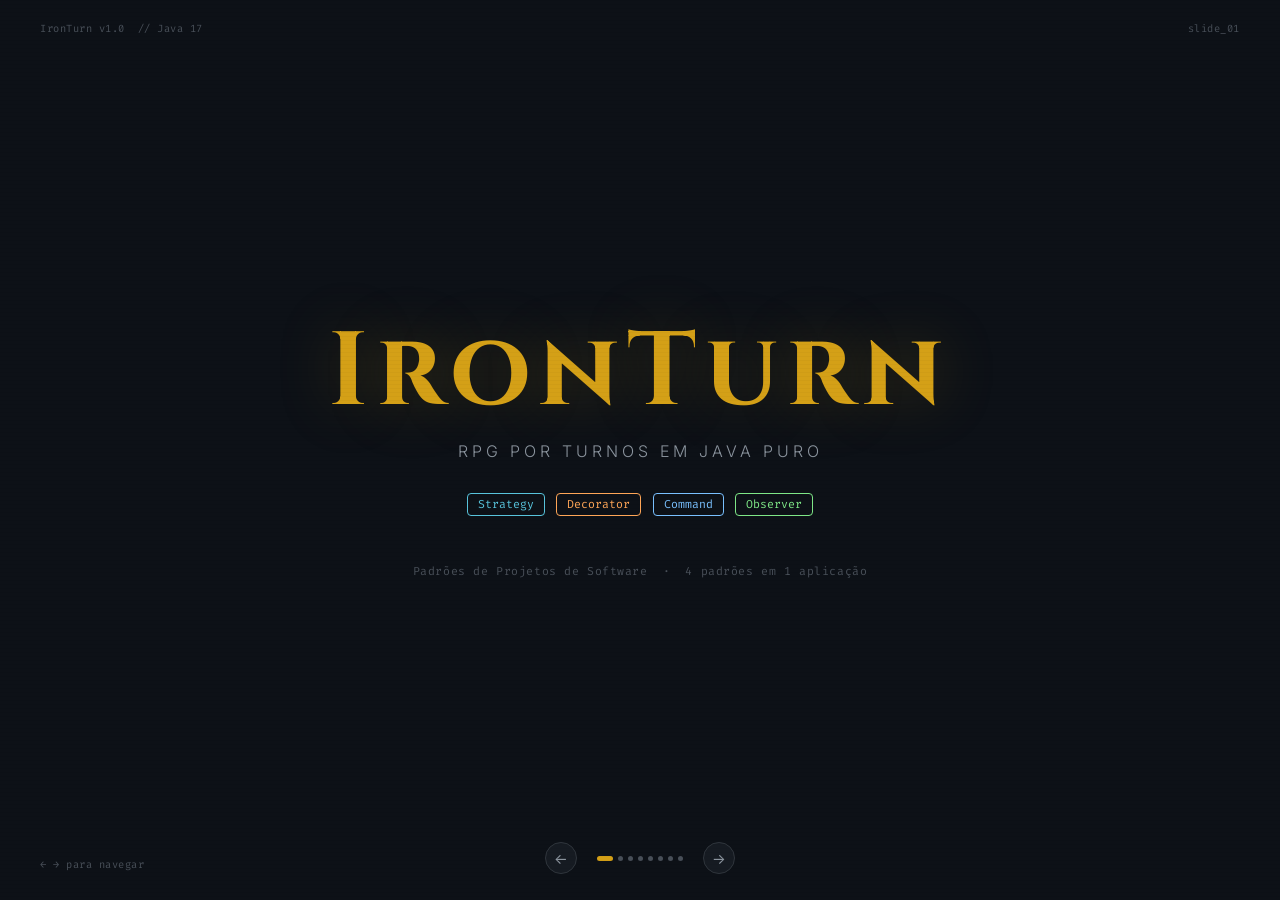
<file: src/docs/index.html>
<!DOCTYPE html>
<html lang="pt-BR">
<head>
    <meta charset="UTF-8">
    <meta name="viewport" content="width=device-width, initial-scale=1.0">
    <title>IronTurn — Padrões de Projeto</title>
    <link href="https://fonts.googleapis.com/css2?family=Cinzel:wght@400;600;700&family=Fira+Code:wght@300;400;500&family=Inter:wght@300;400;500;600&display=swap" rel="stylesheet">
    <style>
        * { margin: 0; padding: 0; box-sizing: border-box; }

        :root {
            --bg: #0d1117;
            --surface: #161b22;
            --surface2: #1e2530;
            --border: #30363d;
            --gold: #d4a017;
            --gold-glow: rgba(212,160,23,0.15);
            --teal: #58c4dc;
            --blue: #79c0ff;
            --green: #7ee787;
            --orange: #ffa657;
            --red: #f85149;
            --purple: #d2a8ff;
            --text: #e6edf3;
            --muted: #8b949e;
            --dim: #484f58;
        }

        html, body { height: 100%; }

        body {
            background: var(--bg);
            color: var(--text);
            font-family: 'Inter', sans-serif;
            height: 100vh;
            overflow: hidden;
        }

        /* ── Scan-line overlay ── */
        body::before {
            content: '';
            position: fixed;
            inset: 0;
            background: repeating-linear-gradient(
                    0deg, transparent, transparent 3px,
                    rgba(0,0,0,0.025) 3px, rgba(0,0,0,0.025) 4px
            );
            pointer-events: none;
            z-index: 200;
        }

        /* ── Slide engine ── */
        .slideshow { width: 100vw; height: 100vh; position: relative; }

        .slide {
            position: absolute;
            inset: 0;
            display: flex;
            flex-direction: column;
            padding: 2.5rem 5rem 5rem;
            opacity: 0;
            transition: opacity 0.3s ease;
            pointer-events: none;
        }
        .slide.active { opacity: 1; pointer-events: all; }

        /* ── Corner decorations ── */
        .deco {
            position: fixed;
            font-family: 'Fira Code', monospace;
            font-size: 0.65rem;
            color: var(--dim);
            z-index: 100;
            letter-spacing: 0.05em;
        }
        .deco-tl { top: 1.4rem; left: 2.5rem; }
        .deco-tr { top: 1.4rem; right: 2.5rem; text-align: right; }
        .deco-bl { bottom: 1.8rem; left: 2.5rem; }

        /* ── Navigation ── */
        .nav {
            position: fixed;
            bottom: 1.6rem;
            left: 50%;
            transform: translateX(-50%);
            display: flex;
            align-items: center;
            gap: 1.25rem;
            z-index: 100;
        }
        .nav-btn {
            background: var(--surface);
            border: 1px solid var(--border);
            color: var(--muted);
            width: 32px; height: 32px;
            border-radius: 50%;
            cursor: pointer;
            font-size: 0.9rem;
            display: flex; align-items: center; justify-content: center;
            transition: all 0.2s;
            font-family: inherit;
        }
        .nav-btn:hover { color: var(--text); border-color: var(--gold); }
        .nav-dots { display: flex; gap: 5px; align-items: center; }
        .nav-dot {
            width: 5px; height: 5px;
            border-radius: 50%;
            background: var(--dim);
            cursor: pointer;
            transition: all 0.25s;
        }
        .nav-dot.active { background: var(--gold); width: 16px; border-radius: 3px; }

        /* ── Slide header ── */
        .slide-header {
            display: flex;
            align-items: center;
            gap: 0.9rem;
            padding-bottom: 1.25rem;
            border-bottom: 1px solid var(--border);
            margin-bottom: 1.75rem;
            flex-shrink: 0;
        }
        .slide-h2 {
            font-family: 'Cinzel', serif;
            font-size: 1.65rem;
            font-weight: 600;
            color: var(--text);
        }

        /* ── Pattern tags ── */
        .ptag {
            font-family: 'Fira Code', monospace;
            font-size: 0.72rem;
            padding: 3px 10px;
            border-radius: 4px;
            border: 1px solid;
            flex-shrink: 0;
        }
        .pt-s  { color: var(--teal);   border-color: var(--teal);   }
        .pt-d  { color: var(--orange); border-color: var(--orange); }
        .pt-c  { color: var(--blue);   border-color: var(--blue);   }
        .pt-o  { color: var(--green);  border-color: var(--green);  }

        /* ── Problem / solution boxes ── */
        .prob-box, .sol-box {
            border-radius: 7px;
            padding: 0.65rem 1rem;
            margin-bottom: 0.9rem;
        }
        .prob-box { background: rgba(248,81,73,0.07);  border: 1px solid rgba(248,81,73,0.22); }
        .sol-box  { background: rgba(126,231,135,0.05); border: 1px solid rgba(126,231,135,0.18); }
        .box-lbl {
            font-size: 0.62rem;
            font-weight: 600;
            letter-spacing: 0.15em;
            text-transform: uppercase;
            margin-bottom: 0.35rem;
        }
        .box-lbl.d { color: var(--red); }
        .box-lbl.s { color: var(--green); }
        .box-txt { font-size: 0.875rem; color: var(--muted); line-height: 1.65; }
        .box-txt code { font-family: 'Fira Code', monospace; font-size: 0.82rem; color: var(--text); }

        /* ── Feature list ── */
        .flist { list-style: none; display: flex; flex-direction: column; gap: 0.5rem; margin-top: 0.75rem; }
        .flist li {
            display: flex; align-items: flex-start; gap: 0.7rem;
            font-size: 0.875rem; color: var(--muted); line-height: 1.55;
        }
        .flist li::before { content: '▸'; color: var(--gold); flex-shrink: 0; margin-top: 1px; }
        .flist li code { font-family: 'Fira Code', monospace; font-size: 0.8rem; }

        /* ── Code block ── */
        .code-block {
            background: var(--surface);
            border: 1px solid var(--border);
            border-radius: 10px;
            padding: 1.1rem 1.4rem;
            height: 100%;
            display: flex;
            flex-direction: column;
            overflow: hidden;
        }
        .code-title {
            font-family: 'Fira Code', monospace;
            font-size: 0.65rem;
            color: var(--dim);
            padding-bottom: 0.75rem;
            margin-bottom: 0.75rem;
            border-bottom: 1px solid var(--border);
            flex-shrink: 0;
            letter-spacing: 0.04em;
        }
        pre {
            font-family: 'Fira Code', monospace;
            font-size: 0.78rem;
            line-height: 1.75;
            flex: 1;
            overflow: hidden;
        }

        /* ── Syntax colours ── */
        .kw  { color: var(--teal); }
        .tp  { color: var(--blue); }
        .fn  { color: var(--purple); }
        .str { color: var(--orange); }
        .cmt { color: var(--dim); font-style: italic; }
        .num { color: var(--green); }
        .cls { color: #ffa657; }

        /* ── Split layout ── */
        .split {
            display: grid;
            grid-template-columns: 1fr 1.15fr;
            gap: 2rem;
            flex: 1;
            min-height: 0;
        }
        .split-left { display: flex; flex-direction: column; justify-content: center; gap: 0; }

        /* ────────────────────────────────────
           SLIDE 1 — TITLE
        ───────────────────────────────────── */
        #s1 {
            justify-content: center;
            align-items: center;
            text-align: center;
            gap: 0;
            padding: 0;
        }
        .game-title {
            font-family: 'Cinzel', serif;
            font-size: 6.5rem;
            font-weight: 700;
            color: var(--gold);
            letter-spacing: 0.08em;
            line-height: 1;
            text-shadow: 0 0 60px rgba(212,160,23,0.25);
        }
        .game-sub {
            font-size: 1rem;
            color: var(--muted);
            letter-spacing: 0.25em;
            text-transform: uppercase;
            font-weight: 300;
            margin-top: 1rem;
        }
        .tag-row { display: flex; gap: 0.7rem; justify-content: center; flex-wrap: wrap; margin-top: 2rem; }
        .hint {
            font-family: 'Fira Code', monospace;
            font-size: 0.72rem;
            color: var(--dim);
            margin-top: 3rem;
            letter-spacing: 0.05em;
        }

        /* ────────────────────────────────────
           SLIDE 2 — OVERVIEW
        ───────────────────────────────────── */
        .pat-grid { display: grid; grid-template-columns: 1fr 1fr; gap: 0.85rem; }
        .pat-card {
            background: var(--surface);
            border: 1px solid var(--border);
            border-radius: 9px;
            padding: 1rem 1.1rem;
            transition: border-color 0.2s;
        }
        .pat-card:hover { border-color: var(--gold); }
        .pat-card-top { display: flex; align-items: center; gap: 0.6rem; margin-bottom: 0.5rem; }
        .pat-card-name { font-family: 'Cinzel', serif; font-size: 0.95rem; font-weight: 600; }
        .pat-card-desc { font-size: 0.82rem; color: var(--muted); line-height: 1.55; }

        /* ────────────────────────────────────
           SLIDE 7 — ARCHITECTURE
        ───────────────────────────────────── */
        .arch-box {
            background: var(--surface);
            border: 1px solid var(--border);
            border-radius: 10px;
            padding: 1.5rem 2rem;
            font-family: 'Fira Code', monospace;
            font-size: 0.82rem;
            line-height: 2;
            white-space: pre;
            color: var(--muted);
        }

        /* ────────────────────────────────────
           SLIDE 8 — DEMO
        ───────────────────────────────────── */
        .demo-cmd {
            background: var(--surface);
            border: 1px solid var(--border);
            border-radius: 7px;
            padding: 0.65rem 1.2rem;
            font-family: 'Fira Code', monospace;
            font-size: 0.88rem;
            color: var(--green);
            width: 100%;
            max-width: 560px;
        }
        .demo-grid {
            display: grid;
            grid-template-columns: repeat(4, 1fr);
            gap: 0.85rem;
            margin-top: 1.75rem;
            max-width: 860px;
            width: 100%;
        }
        .demo-card {
            background: var(--surface);
            border: 1px solid var(--border);
            border-radius: 8px;
            padding: 0.9rem 1rem;
            text-align: center;
        }
        .demo-card-lbl {
            font-family: 'Fira Code', monospace;
            font-size: 0.68rem;
            margin-bottom: 0.45rem;
        }
        .demo-card-txt { font-size: 0.78rem; color: var(--muted); line-height: 1.55; }
    </style>
</head>
<body>

<div class="deco deco-tl">IronTurn v1.0 &nbsp;// Java 17</div>
<div class="deco deco-tr" id="slide-id">slide_01</div>
<div class="deco deco-bl">← → para navegar</div>

<div class="slideshow">

    <!-- ══════════════════════════════════
         SLIDE 1 — TITLE
    ═══════════════════════════════════ -->
    <div class="slide active" id="s1">
        <h1 class="game-title">IronTurn</h1>
        <p class="game-sub">RPG por Turnos em Java Puro</p>
        <div class="tag-row">
            <span class="ptag pt-s">Strategy</span>
            <span class="ptag pt-d">Decorator</span>
            <span class="ptag pt-c">Command</span>
            <span class="ptag pt-o">Observer</span>
        </div>
        <p class="hint">Padrões de Projetos de Software &nbsp;·&nbsp; 4 padrões em 1 aplicação</p>
    </div>

    <!-- ══════════════════════════════════
         SLIDE 2 — OVERVIEW
    ═══════════════════════════════════ -->
    <div class="slide" id="s2">
        <div class="slide-header">
            <h2 class="slide-h2">O Projeto</h2>
        </div>
        <div class="split" style="grid-template-columns: 1fr 1.1fr;">
            <div class="split-left" style="gap:1rem">
                <p style="color:var(--muted);font-size:0.92rem;line-height:1.8">
                    RPG de console com <span style="color:var(--text)">2 classes de herói</span> e <span style="color:var(--text)">3 inimigos</span> — Java puro, sem frameworks.
                </p>
                <p style="color:var(--muted);font-size:0.88rem;line-height:1.75">
                    O desafio de design: cada aspecto do jogo precisava ser <span style="color:var(--gold)">extensível</span> e <span style="color:var(--gold)">desacoplado</span> sem criar uma hierarquia de herança impossível de manter.
                </p>
                <ul class="flist">
                    <li>Guerreiro e Mago com comportamentos de ataque distintos</li>
                    <li>Equipamentos que modificam atributos sem proliferar subclasses</li>
                    <li>Ações de turno reversíveis — habilidade exclusiva do Mago</li>
                    <li>Log e barras de HP atualizados automaticamente a cada evento</li>
                </ul>
            </div>
            <div class="pat-grid" style="align-content:center">
                <div class="pat-card">
                    <div class="pat-card-top">
                        <span style="font-size:1.1rem">⚔</span>
                        <span class="pat-card-name" style="color:var(--teal)">Strategy</span>
                    </div>
                    <p class="pat-card-desc">Comportamento de ataque por classe — injetado no herói na criação</p>
                </div>
                <div class="pat-card">
                    <div class="pat-card-top">
                        <span style="font-size:1.1rem">🛡</span>
                        <span class="pat-card-name" style="color:var(--orange)">Decorator</span>
                    </div>
                    <p class="pat-card-desc">Equipamentos somam bônus por composição, sem herança</p>
                </div>
                <div class="pat-card">
                    <div class="pat-card-top">
                        <span style="font-size:1.1rem">↩</span>
                        <span class="pat-card-name" style="color:var(--blue)">Command</span>
                    </div>
                    <p class="pat-card-desc">Ações do turno como objetos — com <code style="font-size:0.78rem">execute()</code> e <code style="font-size:0.78rem">undo()</code></p>
                </div>
                <div class="pat-card">
                    <div class="pat-card-top">
                        <span style="font-size:1.1rem">📡</span>
                        <span class="pat-card-name" style="color:var(--green)">Observer</span>
                    </div>
                    <p class="pat-card-desc">Log e status notificados automaticamente por cada evento de batalha</p>
                </div>
            </div>
        </div>
    </div>

    <!-- ══════════════════════════════════
         SLIDE 3 — STRATEGY
    ═══════════════════════════════════ -->
    <div class="slide" id="s3">
        <div class="slide-header">
            <span class="ptag pt-s">Strategy</span>
            <h2 class="slide-h2">Comportamento de Ataque</h2>
        </div>
        <div class="split">
            <div class="split-left">
                <div class="prob-box">
                    <div class="box-lbl d">Sem o padrão</div>
                    <p class="box-txt">Um <code>if/else</code> gigante no loop de batalha: <em>"se guerreiro, aplica crítico; se mago, ignora defesa…"</em> — frágil e impossível de estender.</p>
                </div>
                <div class="sol-box">
                    <div class="box-lbl s">Com Strategy</div>
                    <p class="box-txt">O <code>Hero</code> recebe uma <code>AttackStrategy</code> na criação. Trocar o comportamento é trocar o objeto — o <code>BattleEngine</code> não sabe qual estratégia está ativa.</p>
                </div>
                <ul class="flist" style="margin-top:1rem">
                    <li><code style="color:var(--teal)">WarriorAttack</code> — dano físico com 5% de chance de crítico (2× dano)</li>
                    <li><code style="color:var(--teal)">MageAttack</code> — dano fixo que <span style="color:var(--text)">ignora</span> a defesa do inimigo</li>
                    <li>Adicionar uma nova classe? Só implementar a interface</li>
                </ul>
            </div>
            <div class="code-block">
                <div class="code-title">AttackStrategy.java · WarriorAttack.java · Hero.java</div>
                <pre><span class="cmt">// Contrato: toda estratégia deve saber calcular dano</span>
<span class="kw">public interface</span> <span class="cls">AttackStrategy</span> {
    <span class="tp">int</span> <span class="fn">execute</span>(<span class="tp">int</span> atk, <span class="tp">int</span> def);
}

<span class="kw">public class</span> <span class="cls">WarriorAttack</span> <span class="kw">implements</span> <span class="cls">AttackStrategy</span> {
    <span class="kw">public</span> <span class="tp">int</span> <span class="fn">execute</span>(<span class="tp">int</span> atk, <span class="tp">int</span> def) {
        <span class="tp">boolean</span> crit = Math.<span class="fn">random</span>() &lt; <span class="num">0.05</span>;
        <span class="tp">int</span> dmg = Math.<span class="fn">max</span>(<span class="num">1</span>, atk - def);
        <span class="kw">return</span> crit ? dmg * <span class="num">2</span> : dmg; <span class="cmt">// crítico: 2× dano</span>
    }
}

<span class="kw">public class</span> <span class="cls">Hero</span> <span class="kw">extends</span> <span class="cls">Character</span> {
    <span class="kw">private</span> <span class="cls">AttackStrategy</span> strategy; <span class="cmt">// injetado no construtor</span>

    <span class="kw">public</span> <span class="tp">int</span> <span class="fn">attack</span>(<span class="cls">Character</span> target) {
        <span class="cmt">// Hero não sabe o que é a strategy — só chama</span>
        <span class="kw">return</span> strategy.<span class="fn">execute</span>(<span class="fn">getAtk</span>(), target.<span class="fn">getDef</span>());
    }
}</pre>
            </div>
        </div>
    </div>

    <!-- ══════════════════════════════════
         SLIDE 4 — DECORATOR
    ═══════════════════════════════════ -->
    <div class="slide" id="s4">
        <div class="slide-header">
            <span class="ptag pt-d">Decorator</span>
            <h2 class="slide-h2">Equipamentos como Wrappers</h2>
        </div>
        <div class="split">
            <div class="split-left">
                <div class="prob-box">
                    <div class="box-lbl d">Sem o padrão</div>
                    <p class="box-txt">Uma subclasse por combinação: <code>GuerreiroComEspada</code>, <code>GuerreiroComEspadaEEscudo</code>… Explosão combinatória de classes.</p>
                </div>
                <div class="sol-box">
                    <div class="box-lbl s">Com Decorator</div>
                    <p class="box-txt">Cada equipamento <em>envolve</em> o personagem anterior e delega tudo, sobrescrevendo apenas o atributo que modifica. Qualquer combinação funciona sem nova classe.</p>
                </div>
                <ul class="flist" style="margin-top:1rem">
                    <li><code style="color:var(--orange)">SwordDecorator</code> &nbsp;— +10 ATK</li>
                    <li><code style="color:var(--orange)">ShieldDecorator</code> — +8 DEF</li>
                    <li><code style="color:var(--orange)">AmuletDecorator</code> — +5 ATK, +30 HP máximo</li>
                    <li>Guerreiro recebe espada + escudo; Mago recebe amuleto</li>
                </ul>
            </div>
            <div class="code-block">
                <div class="code-title">CharacterDecorator.java · SwordDecorator.java · Main.java</div>
                <pre><span class="kw">public abstract class</span> <span class="cls">CharacterDecorator</span> <span class="kw">extends</span> <span class="cls">Character</span> {
    <span class="kw">protected</span> <span class="cls">Character</span> wrapped;
    <span class="kw">public</span> <span class="cls">CharacterDecorator</span>(<span class="cls">Character</span> c) { wrapped = c; }

    <span class="cmt">// Delega tudo por padrão — subclasses sobrescrevem o que mudam</span>
    <span class="kw">public</span> <span class="tp">int</span> <span class="fn">getAtk</span>() { <span class="kw">return</span> wrapped.<span class="fn">getAtk</span>(); }
    <span class="kw">public</span> <span class="tp">int</span> <span class="fn">getDef</span>() { <span class="kw">return</span> wrapped.<span class="fn">getDef</span>(); }
}

<span class="kw">public class</span> <span class="cls">SwordDecorator</span> <span class="kw">extends</span> <span class="cls">CharacterDecorator</span> {
    <span class="kw">public</span> <span class="tp">int</span> <span class="fn">getAtk</span>() { <span class="kw">return</span> wrapped.<span class="fn">getAtk</span>() + <span class="num">10</span>; }
}

<span class="cmt">// Em Main.java — empilhamento de wrappers:</span>
<span class="cls">Character</span> hero = <span class="kw">new</span> <span class="cls">Hero</span>(<span class="str">"Arion"</span>, <span class="cls">HeroClass</span>.WARRIOR);
hero = <span class="kw">new</span> <span class="cls">SwordDecorator</span>(hero);   <span class="cmt">// ATK + 10</span>
hero = <span class="kw">new</span> <span class="cls">ShieldDecorator</span>(hero); <span class="cmt">// DEF + 8</span>
<span class="cmt">// hero.getAtk() → base + 10  |  hero.getDef() → base + 8</span></pre>
            </div>
        </div>
    </div>

    <!-- ══════════════════════════════════
         SLIDE 5 — COMMAND
    ═══════════════════════════════════ -->
    <div class="slide" id="s5">
        <div class="slide-header">
            <span class="ptag pt-c">Command</span>
            <h2 class="slide-h2">Ações de Turno com Undo</h2>
        </div>
        <div class="split">
            <div class="split-left">
                <div class="prob-box">
                    <div class="box-lbl d">Sem o padrão</div>
                    <p class="box-txt">Para reverter um ataque o engine precisaria guardar estado manual de cada operação — frágil, acoplado e impossível de generalizar para novos tipos de ação.</p>
                </div>
                <div class="sol-box">
                    <div class="box-lbl s">Com Command</div>
                    <p class="box-txt">Cada ação é um objeto com <code>execute()</code> e <code>undo()</code>. O <code>CommandHistory</code> mantém uma pilha LIFO — reverter é só desempilhar e chamar <code>undo()</code>.</p>
                </div>
                <ul class="flist" style="margin-top:1rem">
                    <li>Mago tem <span style="color:var(--blue)">1 uso de undo por inimigo</span> como habilidade especial</li>
                    <li><code style="color:var(--blue)">AttackCommand.undo()</code> restaura o HP exato que foi subtraído</li>
                    <li>O engine nunca precisa saber o que é reversível — o comando sabe</li>
                </ul>
            </div>
            <div class="code-block">
                <div class="code-title">TurnCommand.java · AttackCommand.java · CommandHistory.java</div>
                <pre><span class="kw">public interface</span> <span class="cls">TurnCommand</span> {
    <span class="tp">void</span> <span class="fn">execute</span>();
    <span class="tp">void</span> <span class="fn">undo</span>();
}

<span class="kw">public class</span> <span class="cls">AttackCommand</span> <span class="kw">implements</span> <span class="cls">TurnCommand</span> {
    <span class="kw">private int</span> damageDealt; <span class="cmt">// guardado para reverter</span>

    <span class="kw">public void</span> <span class="fn">execute</span>() {
        damageDealt = attacker.<span class="fn">attack</span>(target);
        target.<span class="fn">takeDamage</span>(damageDealt);
        <span class="fn">notify</span>(<span class="kw">new</span> <span class="cls">BattleEvent</span>(...)); <span class="cmt">// dispara observers</span>
    }

    <span class="kw">public void</span> <span class="fn">undo</span>() {
        target.<span class="fn">heal</span>(damageDealt); <span class="cmt">// reverte o dano exato</span>
    }
}

<span class="kw">public class</span> <span class="cls">CommandHistory</span> {
    <span class="kw">private</span> Deque&lt;<span class="cls">TurnCommand</span>&gt; stack = <span class="kw">new</span> <span class="cls">ArrayDeque</span>&lt;&gt;();

    <span class="kw">public void</span> <span class="fn">undo</span>() {
        <span class="kw">if</span> (!stack.<span class="fn">isEmpty</span>()) stack.<span class="fn">pop</span>().<span class="fn">undo</span>(); <span class="cmt">// LIFO</span>
    }
}</pre>
            </div>
        </div>
    </div>

    <!-- ══════════════════════════════════
         SLIDE 6 — OBSERVER
    ═══════════════════════════════════ -->
    <div class="slide" id="s6">
        <div class="slide-header">
            <span class="ptag pt-o">Observer</span>
            <h2 class="slide-h2">Eventos de Batalha</h2>
        </div>
        <div class="split">
            <div class="split-left">
                <div class="prob-box">
                    <div class="box-lbl d">Sem o padrão</div>
                    <p class="box-txt">O <code>BattleEngine</code> chamaria explicitamente o logger e o display em cada ação — acoplamento direto. Adicionar um novo listener exigiria modificar o engine.</p>
                </div>
                <div class="sol-box">
                    <div class="box-lbl s">Com Observer</div>
                    <p class="box-txt">O engine dispara um <code>BattleEvent</code> imutável para todos os observers registrados. Adicionar um novo componente é só implementar a interface e chamar <code>addObserver()</code>.</p>
                </div>
                <ul class="flist" style="margin-top:1rem">
                    <li><code style="color:var(--green)">BattleLogger</code> — registra histórico completo da partida</li>
                    <li><code style="color:var(--green)">StatusDisplay</code> — exibe barras de HP após cada evento</li>
                    <li><code style="color:var(--green)">BattleEvent</code> — objeto imutável: tipo, ator, alvo, valor</li>
                </ul>
            </div>
            <div class="code-block">
                <div class="code-title">BattleObserver.java · BattleEvent.java · BattleEngine.java</div>
                <pre><span class="kw">public interface</span> <span class="cls">BattleObserver</span> {
    <span class="tp">void</span> <span class="fn">onEvent</span>(<span class="cls">BattleEvent</span> event);
}

<span class="cmt">// Record imutável — thread-safe por design</span>
<span class="kw">public record</span> <span class="cls">BattleEvent</span>(
    <span class="cls">String</span> type, <span class="cls">String</span> actor,
    <span class="cls">String</span> target, <span class="tp">int</span> value
) {}

<span class="kw">public class</span> <span class="cls">BattleEngine</span> {
    <span class="kw">private</span> List&lt;<span class="cls">BattleObserver</span>&gt; observers = <span class="kw">new</span> <span class="cls">ArrayList</span>&lt;&gt;();

    <span class="kw">private void</span> <span class="fn">notify</span>(<span class="cls">BattleEvent</span> e) {
        observers.<span class="fn">forEach</span>(o -> o.<span class="fn">onEvent</span>(e)); <span class="cmt">// broadcast</span>
    }
}

<span class="cmt">// Em Main.java — registro dos observers:</span>
engine.<span class="fn">addObserver</span>(<span class="kw">new</span> <span class="cls">BattleLogger</span>());
engine.<span class="fn">addObserver</span>(<span class="kw">new</span> <span class="cls">StatusDisplay</span>());</pre>
            </div>
        </div>
    </div>

    <!-- ══════════════════════════════════
         SLIDE 7 — ARCHITECTURE
    ═══════════════════════════════════ -->
    <div class="slide" id="s7">
        <div class="slide-header">
            <h2 class="slide-h2">Como Tudo se Conecta</h2>
        </div>
        <div style="display:flex;justify-content:center;align-items:center;flex:1">
            <div class="arch-box"><span style="color:var(--gold)">Main.java</span>
                │
                ├─ cria <span style="color:var(--orange)">Hero</span>  ──  envolve com <span style="color:var(--orange)">Decorators</span> (Sword, Shield, Amulet)   ◀ <span style="color:var(--orange)">Decorator</span>
                │         └─  injeta <span style="color:var(--teal)">AttackStrategy</span> (Warrior ou Mage)           ◀ <span style="color:var(--teal)">Strategy</span>
                │
                └─ instancia <span style="color:var(--gold)">BattleEngine</span>
                │
                ├─ registra <span style="color:var(--green)">BattleLogger</span>    ◀──────────────────────────── <span style="color:var(--green)">Observer</span>
                ├─ registra <span style="color:var(--green)">StatusDisplay</span>  ◀────────────────────────────
                │
                └─ loop de turnos
                │
                ├─ cria <span style="color:var(--blue)">AttackCommand</span>                                    ◀ <span style="color:var(--blue)">Command</span>
                ├─ command.<span style="color:var(--purple)">execute()</span>
                │    └─ notify(BattleEvent) ─────────────────────► todos os observers
                │
                └─ [Mago] command.<span style="color:var(--purple)">undo()</span>
                └─ reverte HP do último turno (1× por inimigo)</div>
        </div>
    </div>

    <!-- ══════════════════════════════════
         SLIDE 8 — DEMO
    ═══════════════════════════════════ -->
    <div class="slide" id="s8" style="align-items:center;justify-content:center;gap:0;padding-bottom:5rem">
        <div class="slide-header" style="width:100%;justify-content:center">
            <h2 class="slide-h2">Demonstração</h2>
        </div>
        <div style="display:flex;flex-direction:column;align-items:center;gap:0.6rem;margin-top:0.5rem">
            <p style="color:var(--muted);font-size:0.88rem;margin-bottom:0.3rem">Compilar e executar a partir da raiz do projeto:</p>
            <div class="demo-cmd">$ find src -name "*.java" &gt; sources.txt</div>
            <div class="demo-cmd">$ javac -d out @sources.txt</div>
            <div class="demo-cmd">$ java -cp out ironturn.Main</div>
        </div>
        <div class="demo-grid">
            <div class="demo-card">
                <p class="demo-card-lbl" style="color:var(--teal)">Strategy</p>
                <p class="demo-card-txt">Observe como Guerreiro e Mago produzem dano de formas distintas</p>
            </div>
            <div class="demo-card">
                <p class="demo-card-lbl" style="color:var(--orange)">Decorator</p>
                <p class="demo-card-txt">Note ATK e DEF aumentados pelos equipamentos no status</p>
            </div>
            <div class="demo-card">
                <p class="demo-card-lbl" style="color:var(--blue)">Command</p>
                <p class="demo-card-txt">Escolha o Mago e use [2] para reverter o ataque sofrido</p>
            </div>
            <div class="demo-card">
                <p class="demo-card-lbl" style="color:var(--green)">Observer</p>
                <p class="demo-card-txt">Cada ação atualiza o log e as barras de HP automaticamente</p>
            </div>
        </div>
        <p style="color:var(--dim);font-family:'Fira Code',monospace;font-size:0.72rem;margin-top:1.5rem">
            Requisito: Java 17+ &nbsp;·&nbsp; sem dependências externas
        </p>
    </div>

</div><!-- /slideshow -->

<!-- Navigation -->
<div class="nav">
    <button class="nav-btn" onclick="go(-1)">←</button>
    <div class="nav-dots" id="dots"></div>
    <button class="nav-btn" onclick="go(1)">→</button>
</div>

<script>
    const slides = document.querySelectorAll('.slide');
    const dotsEl = document.getElementById('dots');
    const slideIdEl = document.getElementById('slide-id');
    let cur = 0;

    slides.forEach((_, i) => {
        const d = document.createElement('div');
        d.className = 'nav-dot' + (i === 0 ? ' active' : '');
        d.onclick = () => goTo(i);
        dotsEl.appendChild(d);
    });

    function goTo(n) {
        slides[cur].classList.remove('active');
        cur = Math.max(0, Math.min(n, slides.length - 1));
        slides[cur].classList.add('active');
        document.querySelectorAll('.nav-dot').forEach((d, i) => {
            d.classList.toggle('active', i === cur);
        });
        const id = 'slide_' + String(cur + 1).padStart(2, '0');
        slideIdEl.textContent = id;
    }

    function go(dir) { goTo(cur + dir); }

    document.addEventListener('keydown', e => {
        if (e.key === 'ArrowRight' || e.key === 'ArrowDown' || e.key === ' ') go(1);
        if (e.key === 'ArrowLeft'  || e.key === 'ArrowUp') go(-1);
    });
</script>
</body>
</html>
</file>
<file: docs/styles.css>
/* ═══════════════════════════════════════════════════
   IronTurn — Terminal Arcano
   As cores do terminal, a alma do grimório.
═══════════════════════════════════════════════════ */

* { margin: 0; padding: 0; box-sizing: border-box; }

:root {
    /* Paleta ANSI do jogo */
    --bg:       #07090d;
    --surface:  #0c1016;
    --surface2: #111820;
    --border:   #1c2430;

    --teal:    #58c4dc;   /* Strategy  */
    --orange:  #ffa657;   /* Decorator */
    --blue:    #79c0ff;   /* Command   */
    --green:   #56d364;   /* Observer  */
    --red:     #f85149;
    --yellow:  #f0c050;
    --purple:  #d2a8ff;

    --gold:      #c8a030;
    --gold-lt:   #e8c840;
    --gold-glow: rgba(200, 160, 48, 0.15);

    --text:    #dde6f0;
    --muted:   #66737f;
    --dim:     #2e3840;
}

/* ── Escala para projetor ── */
html { font-size: clamp(13px, 1.45vw, 20px); }
html, body { height: 100%; }

body {
    background: var(--bg);
    color: var(--text);
    font-family: 'Fira Code', monospace;
    height: 100vh;
    overflow: hidden;
}

/* ── Scanlines CRT ── */
body::before {
    content: '';
    position: fixed;
    inset: 0;
    background: repeating-linear-gradient(
        to bottom,
        transparent           0px, transparent           2px,
        rgba(0, 0, 0, 0.032) 2px, rgba(0, 0, 0, 0.032) 4px
    );
    pointer-events: none;
    z-index: 400;
}

/* ── Vinheta ── */
body::after {
    content: '';
    position: fixed;
    inset: 0;
    background: radial-gradient(ellipse 90% 85% at 50% 50%,
        transparent 45%, rgba(0,0,0,0.48) 100%);
    pointer-events: none;
    z-index: 1;
}

/* ── Motor de slides ── */
@keyframes slideIn {
    from { opacity: 0; transform: translateY(10px); filter: brightness(0.65); }
    to   { opacity: 1; transform: translateY(0);    filter: brightness(1);    }
}

.slideshow { width: 100vw; height: 100vh; position: relative; z-index: 2; }

.slide {
    position: absolute;
    inset: 0;
    display: flex;
    flex-direction: column;
    padding: 1.8rem 4rem 4.5rem;
    opacity: 0;
    pointer-events: none;
}
.slide.active {
    opacity: 1;
    pointer-events: all;
    animation: slideIn 0.32s cubic-bezier(0.22, 0.61, 0.36, 1) forwards;
}

/* Cantos grimório */
.slide.active::before {
    content: '';
    position: absolute;
    top: 1.2rem; left: 1.8rem;
    width: 16px; height: 16px;
    border-top: 1px solid var(--gold);
    border-left: 1px solid var(--gold);
    opacity: 0.45;
}
.slide.active::after {
    content: '';
    position: absolute;
    bottom: 3.2rem; right: 1.8rem;
    width: 16px; height: 16px;
    border-bottom: 1px solid var(--gold);
    border-right: 1px solid var(--gold);
    opacity: 0.45;
}

/* ── Decorações de canto ── */
.deco {
    position: fixed;
    font-family: 'Fira Code', monospace;
    font-size: 0.6rem;
    color: var(--dim);
    z-index: 100;
    letter-spacing: 0.07em;
}
.deco-tl { top: 1.1rem;  left: 2.2rem; }
.deco-tr { top: 1.1rem;  right: 2.2rem; text-align: right; }
.deco-bl { bottom: 1.4rem; left: 2.2rem; }

/* ── Navegação ── */
.nav {
    position: fixed;
    bottom: 1.3rem;
    left: 50%;
    transform: translateX(-50%);
    display: flex;
    align-items: center;
    gap: 1.1rem;
    z-index: 100;
}
.nav-btn {
    background: var(--surface);
    border: 1px solid var(--border);
    color: var(--muted);
    width: 1.85rem; height: 1.85rem;
    border-radius: 50%;
    cursor: pointer;
    font-size: 0.78rem;
    display: flex;
    align-items: center;
    justify-content: center;
    transition: all 0.18s;
    font-family: 'Fira Code', monospace;
}
.nav-btn:hover {
    color: var(--gold-lt);
    border-color: var(--gold);
    box-shadow: 0 0 8px var(--gold-glow);
}
.nav-dots { display: flex; gap: 5px; align-items: center; }
.nav-dot {
    width: 5px; height: 5px;
    border-radius: 50%;
    background: var(--dim);
    cursor: pointer;
    transition: all 0.28s cubic-bezier(0.34, 1.56, 0.64, 1);
}
.nav-dot.active {
    background: var(--gold);
    width: 18px;
    border-radius: 2px;
    box-shadow: 0 0 7px rgba(200,160,48,0.5);
}

/* ── Cabeçalho de slide ── */
.slide-header {
    display: flex;
    align-items: center;
    gap: 0.85rem;
    padding-bottom: 0.9rem;
    margin-bottom: 1.4rem;
    flex-shrink: 0;
    position: relative;
}
.slide-header::after {
    content: '';
    position: absolute;
    bottom: -1px; left: 0; right: 0;
    height: 1px;
    background: var(--border);
}
.slide-header::before {
    content: '';
    position: absolute;
    bottom: -1px; left: 0;
    width: 2.5rem; height: 2px;
    background: var(--gold);
    box-shadow: 0 0 6px var(--gold-glow);
    z-index: 1;
}
.slide-h2 {
    font-family: 'Cinzel', serif;
    font-size: 1.5rem;
    font-weight: 600;
    color: var(--text);
}

/* ── Tags de padrão ── */
.ptag {
    font-family: 'Fira Code', monospace;
    font-size: 0.65rem;
    padding: 0.18em 0.7em;
    border-radius: 3px;
    border: 1px solid;
    flex-shrink: 0;
}
.pt-s { color: var(--teal);   border-color: var(--teal);   text-shadow: 0 0 7px rgba(88,196,220,0.4);  }
.pt-d { color: var(--orange); border-color: var(--orange); text-shadow: 0 0 7px rgba(255,166,87,0.4);  }
.pt-c { color: var(--blue);   border-color: var(--blue);   text-shadow: 0 0 7px rgba(121,192,255,0.4); }
.pt-o { color: var(--green);  border-color: var(--green);  text-shadow: 0 0 7px rgba(86,211,100,0.4);  }
.part-tag {
    font-family: 'Fira Code', monospace;
    font-size: 0.6rem;
    color: var(--dim);
    margin-left: auto;
    letter-spacing: 0.1em;
}

/* ── Caixas problema/solução ── */
.prob-box, .sol-box {
    border-radius: 3px;
    padding: 0.55rem 0.9rem;
    margin-bottom: 0.8rem;
}
.prob-box {
    background: rgba(248,81,73,0.06);
    border: 1px solid rgba(248,81,73,0.2);
    border-left: 3px solid var(--red);
}
.sol-box {
    background: rgba(86,211,100,0.05);
    border: 1px solid rgba(86,211,100,0.18);
    border-left: 3px solid var(--green);
}
.box-lbl {
    font-family: 'Fira Code', monospace;
    font-size: 0.56rem;
    font-weight: 600;
    letter-spacing: 0.18em;
    text-transform: uppercase;
    margin-bottom: 0.3rem;
}
.box-lbl.d { color: var(--red);   }
.box-lbl.s { color: var(--green); }
.box-txt {
    font-family: 'Fira Code', monospace;
    font-size: 0.78rem;
    color: var(--muted);
    line-height: 1.7;
}
.box-txt code { font-family: 'Fira Code', monospace; font-size: 0.75rem; color: var(--text); }

/* ── Lista de features ── */
.flist { list-style: none; display: flex; flex-direction: column; gap: 0.45rem; }
.flist li {
    display: flex;
    align-items: flex-start;
    gap: 0.6rem;
    font-family: 'Fira Code', monospace;
    font-size: 0.78rem;
    color: var(--muted);
    line-height: 1.65;
}
.flist li::before {
    content: '▸';
    color: var(--gold);
    flex-shrink: 0;
    margin-top: 1px;
    text-shadow: 0 0 5px var(--gold-glow);
}
.flist li code { font-family: 'Fira Code', monospace; font-size: 0.73rem; color: var(--text); }

/* ── Bloco de código ── */
.code-block {
    background: var(--surface);
    border: 1px solid var(--border);
    border-radius: 3px;
    height: 100%;
    display: flex;
    flex-direction: column;
    overflow: hidden;
    position: relative;
    box-shadow: inset 0 0 28px rgba(0,0,0,0.22), 0 0 0 1px rgba(200,160,48,0.04);
}
.code-block::before {
    content: '';
    position: absolute;
    top: 0; right: 0;
    width: 10px; height: 10px;
    border-top: 1px solid rgba(200,160,48,0.28);
    border-right: 1px solid rgba(200,160,48,0.28);
    border-radius: 0 3px 0 0;
    pointer-events: none;
    z-index: 1;
}
.code-title {
    font-family: 'Fira Code', monospace;
    font-size: 0.57rem;
    color: var(--muted);
    padding: 0.48rem 1rem;
    border-bottom: 1px solid var(--border);
    flex-shrink: 0;
    letter-spacing: 0.04em;
    background: linear-gradient(90deg, var(--surface2), transparent 70%);
}
pre {
    font-family: 'Fira Code', monospace;
    font-size: 0.7rem;
    line-height: 1.85;
    flex: 1;
    overflow: hidden;
    padding: 0.85rem 1rem;
}

/* Tokens de sintaxe */
.kw  { color: var(--teal);   text-shadow: 0 0 5px rgba(88,196,220,0.22);  }
.tp  { color: var(--blue);   }
.fn  { color: var(--purple); }
.str { color: var(--orange); }
.cmt { color: var(--dim);    font-style: italic; }
.num { color: var(--green);  }
.cls { color: var(--orange); text-shadow: 0 0 5px rgba(255,166,87,0.18);  }

/* ── Bloco de diagrama ── */
.diagram-block {
    background: var(--surface);
    border: 1px solid var(--border);
    border-radius: 3px;
    height: 100%;
    display: flex;
    flex-direction: column;
    overflow: hidden;
    position: relative;
    box-shadow: inset 0 0 28px rgba(0,0,0,0.22), 0 0 0 1px rgba(200,160,48,0.04);
}
.diagram-block::before {
    content: '';
    position: absolute;
    top: 0; right: 0;
    width: 10px; height: 10px;
    border-top: 1px solid rgba(200,160,48,0.28);
    border-right: 1px solid rgba(200,160,48,0.28);
    border-radius: 0 3px 0 0;
    pointer-events: none;
    z-index: 1;
}
.diagram-title {
    font-family: 'Fira Code', monospace;
    font-size: 0.57rem;
    color: var(--muted);
    padding: 0.48rem 1rem;
    border-bottom: 1px solid var(--border);
    flex-shrink: 0;
    letter-spacing: 0.04em;
    background: linear-gradient(90deg, var(--surface2), transparent 70%);
}
.diagram-block svg {
    flex: 1;
    width: 100%;
    height: 100%;
    min-height: 0;
}

/* ── Layout split ── */
.split {
    display: grid;
    grid-template-columns: 1fr 1.15fr;
    gap: 1.6rem;
    flex: 1;
    min-height: 0;
}
.split-left {
    display: flex;
    flex-direction: column;
    justify-content: center;
}

/* ── Slide de título ── */
#s1 {
    justify-content: center;
    align-items: center;
    text-align: center;
    padding: 0;
}

@keyframes shimmer {
    from { background-position: 200% center; }
    to   { background-position: -200% center; }
}
@keyframes cursorBlink {
    0%, 49%   { opacity: 1; }
    50%, 100% { opacity: 0; }
}
@keyframes fadeUp {
    from { opacity: 0; transform: translateY(8px); }
    to   { opacity: 1; transform: translateY(0);   }
}
@keyframes titleGlow {
    0%, 100% { filter: drop-shadow(0 0 20px rgba(200,160,48,0.2)); }
    50%      { filter: drop-shadow(0 0 42px rgba(200,160,48,0.42)); }
}

.title-row {
    display: flex;
    align-items: center;
    justify-content: center;
}

.game-title {
    font-family: 'Cinzel', serif;
    font-size: clamp(4rem, 7.5vw, 6.5rem);
    font-weight: 700;
    letter-spacing: 0.1em;
    line-height: 1;
    background: linear-gradient(
        90deg,
        var(--gold) 0%, var(--gold-lt) 28%,
        #fff8d0 50%, var(--gold-lt) 72%, var(--gold) 100%
    );
    background-size: 200% auto;
    -webkit-background-clip: text;
    background-clip: text;
    -webkit-text-fill-color: transparent;
    animation: shimmer 5s linear infinite, titleGlow 3s ease-in-out infinite;
}

.title-cursor {
    display: inline-block;
    width: 3px;
    height: 0.75em;
    background: var(--gold);
    vertical-align: middle;
    margin-left: 0.15em;
    animation: cursorBlink 1s step-end infinite;
    box-shadow: 0 0 8px var(--gold-glow);
}

.game-sub-wrap {
    display: flex;
    align-items: center;
    gap: 1.1rem;
    margin-top: 1.1rem;
    animation: fadeUp 0.8s ease 0.4s both;
}
.game-sub-wrap .rule {
    flex: 1;
    max-width: 60px;
    height: 1px;
    background: linear-gradient(90deg, transparent, var(--gold), transparent);
}
.game-sub {
    font-family: 'Fira Code', monospace;
    font-size: 0.78rem;
    color: var(--muted);
    letter-spacing: 0.32em;
    text-transform: uppercase;
}

.tag-row {
    display: flex;
    gap: 0.7rem;
    justify-content: center;
    flex-wrap: wrap;
    margin-top: 1.8rem;
    animation: fadeUp 0.8s ease 0.7s both;
}
.hint {
    font-family: 'Fira Code', monospace;
    font-size: 0.62rem;
    color: var(--dim);
    margin-top: 2.2rem;
    letter-spacing: 0.06em;
    animation: fadeUp 0.8s ease 1.0s both;
}

/* ── Cards de visão geral ── */
.pat-grid {
    display: grid;
    grid-template-columns: 1fr 1fr;
    gap: 0.7rem;
}
.pat-card {
    background: var(--surface);
    border: 1px solid var(--border);
    border-radius: 3px;
    padding: 0.8rem 0.95rem;
    transition: border-color 0.2s, box-shadow 0.2s, transform 0.2s;
    cursor: default;
    position: relative;
}
.pat-card::before {
    content: '';
    position: absolute;
    top: 0; right: 0;
    width: 8px; height: 8px;
    border-top: 1px solid var(--card-accent, var(--dim));
    border-right: 1px solid var(--card-accent, var(--dim));
    border-radius: 0 3px 0 0;
    opacity: 0.4;
    transition: opacity 0.2s;
}
.pat-card:hover {
    transform: translateY(-2px);
    border-color: var(--card-accent, var(--gold));
    box-shadow: 0 4px 18px rgba(0,0,0,0.3);
}
.pat-card:hover::before { opacity: 1; }
.pat-card-top {
    display: flex;
    align-items: center;
    gap: 0.55rem;
    margin-bottom: 0.4rem;
}
.pat-card-name {
    font-family: 'Cinzel', serif;
    font-size: 0.88rem;
    font-weight: 600;
}
.pat-card-desc {
    font-family: 'Fira Code', monospace;
    font-size: 0.74rem;
    color: var(--muted);
    line-height: 1.65;
}

/* ── Arquitetura ── */
.arch-box {
    background: var(--surface);
    border: 1px solid var(--border);
    border-radius: 3px;
    padding: 1.2rem 1.6rem;
    font-family: 'Fira Code', monospace;
    font-size: 0.71rem;
    line-height: 1.92;
    white-space: pre;
    color: var(--muted);
    width: 100%;
    box-shadow: inset 0 0 20px rgba(0,0,0,0.2), 0 0 0 1px rgba(200,160,48,0.04);
    position: relative;
}
.arch-box::before {
    content: '';
    position: absolute;
    top: 0; right: 0;
    width: 10px; height: 10px;
    border-top: 1px solid rgba(200,160,48,0.28);
    border-right: 1px solid rgba(200,160,48,0.28);
    border-radius: 0 3px 0 0;
}

/* ── Demo ── */
.demo-cmd {
    background: var(--surface);
    border: 1px solid var(--border);
    border-left: 2px solid rgba(86,211,100,0.5);
    border-radius: 3px;
    padding: 0.55rem 1.1rem;
    font-family: 'Fira Code', monospace;
    font-size: 0.78rem;
    color: var(--green);
    text-shadow: 0 0 8px rgba(86,211,100,0.28);
    width: 100%;
    max-width: 540px;
    transition: box-shadow 0.2s, border-left-color 0.2s;
}
.demo-cmd:hover {
    border-left-color: var(--green);
    box-shadow: 0 0 10px rgba(86,211,100,0.1);
}
.demo-grid {
    display: grid;
    grid-template-columns: repeat(4, 1fr);
    gap: 0.7rem;
    margin-top: 1.4rem;
    max-width: 840px;
    width: 100%;
}
.demo-card {
    background: var(--surface);
    border: 1px solid var(--border);
    border-radius: 3px;
    padding: 0.8rem 0.85rem;
    text-align: center;
    transition: border-color 0.2s, transform 0.2s;
}
.demo-card:hover {
    transform: translateY(-2px);
    border-color: var(--card-accent, var(--dim));
}
.demo-card-lbl {
    font-family: 'Fira Code', monospace;
    font-size: 0.62rem;
    margin-bottom: 0.38rem;
    letter-spacing: 0.05em;
}
.demo-card-txt {
    font-family: 'Fira Code', monospace;
    font-size: 0.7rem;
    color: var(--muted);
    line-height: 1.65;
}
</file>
